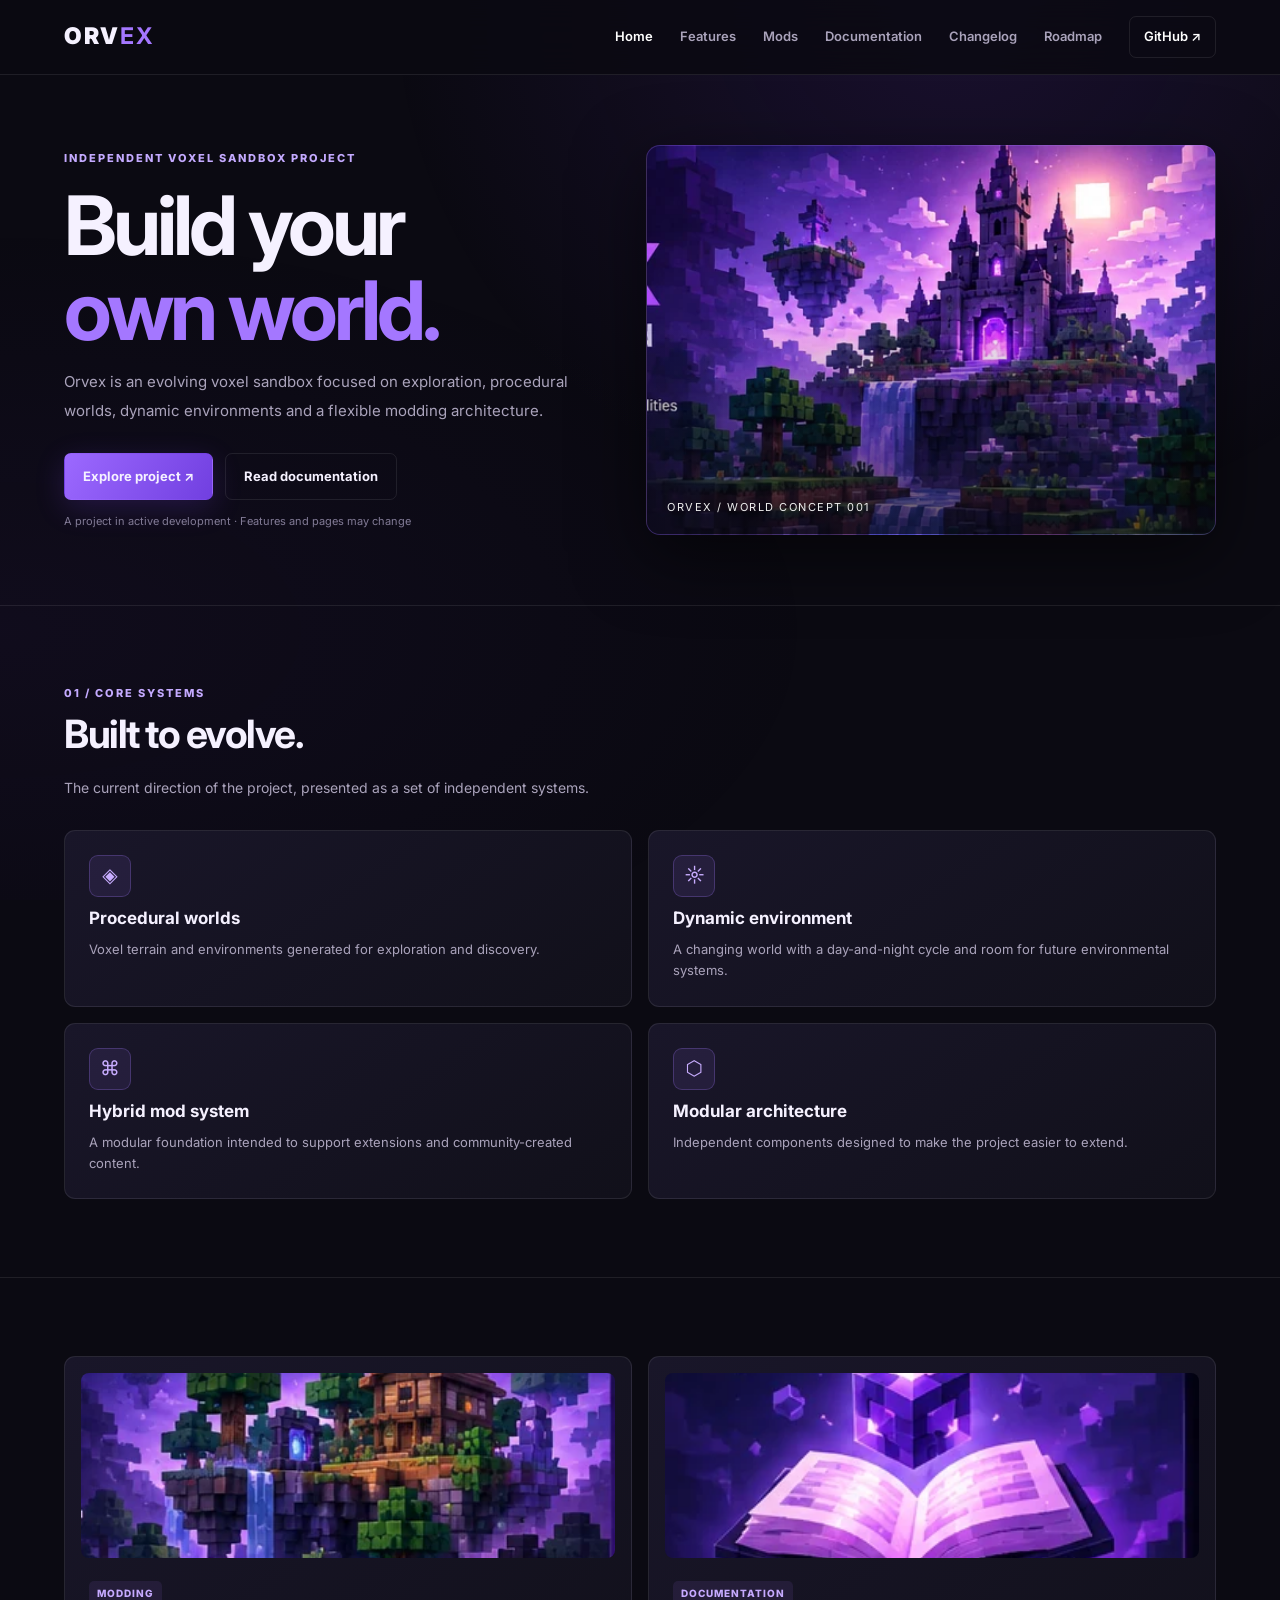
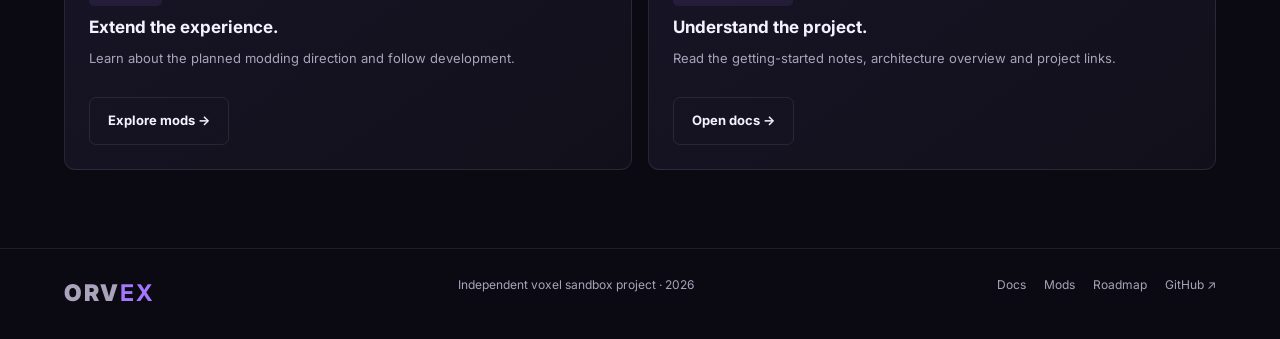
<file: index.html>
<!doctype html><html lang="en"><head><meta charset="utf-8"><meta name="viewport" content="width=device-width,initial-scale=1">
<title>Build Your Own World | Orvex</title><meta name="description" content="Orvex is an independent voxel sandbox project."><meta name="theme-color" content="#0b0a12">
<link rel="preconnect" href="https://fonts.googleapis.com"><link href="https://fonts.googleapis.com/css2?family=Inter:wght@400;500;600;700;800;900&display=swap" rel="stylesheet"><link rel="stylesheet" href="style.css"></head><body>
<header><div class="container"><nav>
<a class="brand" href="index.html">ORV<b>EX</b></a>
<button class="menu" aria-label="Open menu" aria-expanded="false">☰</button>
<div class="links">
<a href="index.html" data-page="home">Home</a><a href="index.html#features">Features</a>
<a href="mods.html" data-page="mods">Mods</a><a href="docs.html" data-page="docs">Documentation</a>
<a href="changelog.html" data-page="changelog">Changelog</a><a href="roadmap.html" data-page="roadmap">Roadmap</a>
<a class="github" href="https://github.com/dpotapow1234-cpu/orvex" target="_blank" rel="noopener">GitHub ↗</a>
</div></nav></div></header>
<main>
<div class="container"><section class="hero">
<div><div class="kicker">Independent voxel sandbox project</div><h1>Build your<br><span>own world.</span></h1>
<p class="lead">Orvex is an evolving voxel sandbox focused on exploration, procedural worlds, dynamic environments and a flexible modding architecture.</p>
<div class="actions"><a class="btn primary" href="https://github.com/dpotapow1234-cpu/orvex">Explore project ↗</a><a class="btn" href="docs.html">Read documentation</a></div>
<p class="meta">A project in active development · Features and pages may change</p></div>
<div class="hero-art"><div class="art-caption">ORVEX / WORLD CONCEPT 001</div></div>
</section></div>
<section class="section" id="features"><div class="container"><div class="section-head"><div class="kicker">01 / Core systems</div><h2>Built to evolve.</h2><p>The current direction of the project, presented as a set of independent systems.</p></div>
<div class="grid">
<div class="card"><div class="icon">◈</div><h3>Procedural worlds</h3><p>Voxel terrain and environments generated for exploration and discovery.</p></div>
<div class="card"><div class="icon">☼</div><h3>Dynamic environment</h3><p>A changing world with a day-and-night cycle and room for future environmental systems.</p></div>
<div class="card"><div class="icon">⌘</div><h3>Hybrid mod system</h3><p>A modular foundation intended to support extensions and community-created content.</p></div>
<div class="card"><div class="icon">⬡</div><h3>Modular architecture</h3><p>Independent components designed to make the project easier to extend.</p></div></div></div></section>
<section class="section"><div class="container"><div class="grid">
<div class="card"><div class="card-art" style="background-image:url('assets/mods-world.webp')"></div><span class="tag">Modding</span><h3>Extend the experience.</h3><p>Learn about the planned modding direction and follow development.</p><div class="actions"><a class="btn" href="mods.html">Explore mods →</a></div></div>
<div class="card"><div class="card-art" style="background-image:url('assets/documentation.webp')"></div><span class="tag">Documentation</span><h3>Understand the project.</h3><p>Read the getting-started notes, architecture overview and project links.</p><div class="actions"><a class="btn" href="docs.html">Open docs →</a></div></div>
</div></div></section>
</main>
<footer><div class="container foot"><a class="brand" href="index.html">ORV<b>EX</b></a>
<span>Independent voxel sandbox project · 2026</span>
<div class="foot-links"><a href="docs.html">Docs</a><a href="mods.html">Mods</a><a href="roadmap.html">Roadmap</a><a href="https://github.com/dpotapow1234-cpu/orvex">GitHub ↗</a></div></div></footer>
<script>
const btn=document.querySelector('.menu'),links=document.querySelector('.links');
if(btn)btn.addEventListener('click',()=>{const open=links.classList.toggle('open');btn.setAttribute('aria-expanded',open);btn.textContent=open?'✕':'☰'});
const page=location.pathname.split('/').pop();
document.querySelectorAll('[data-page]').forEach(a=>{if((page==='index.html'||page==='')&&a.dataset.page==='home'||page.startsWith(a.dataset.page))a.classList.add('active')});
</script>
</body></html>
</file>
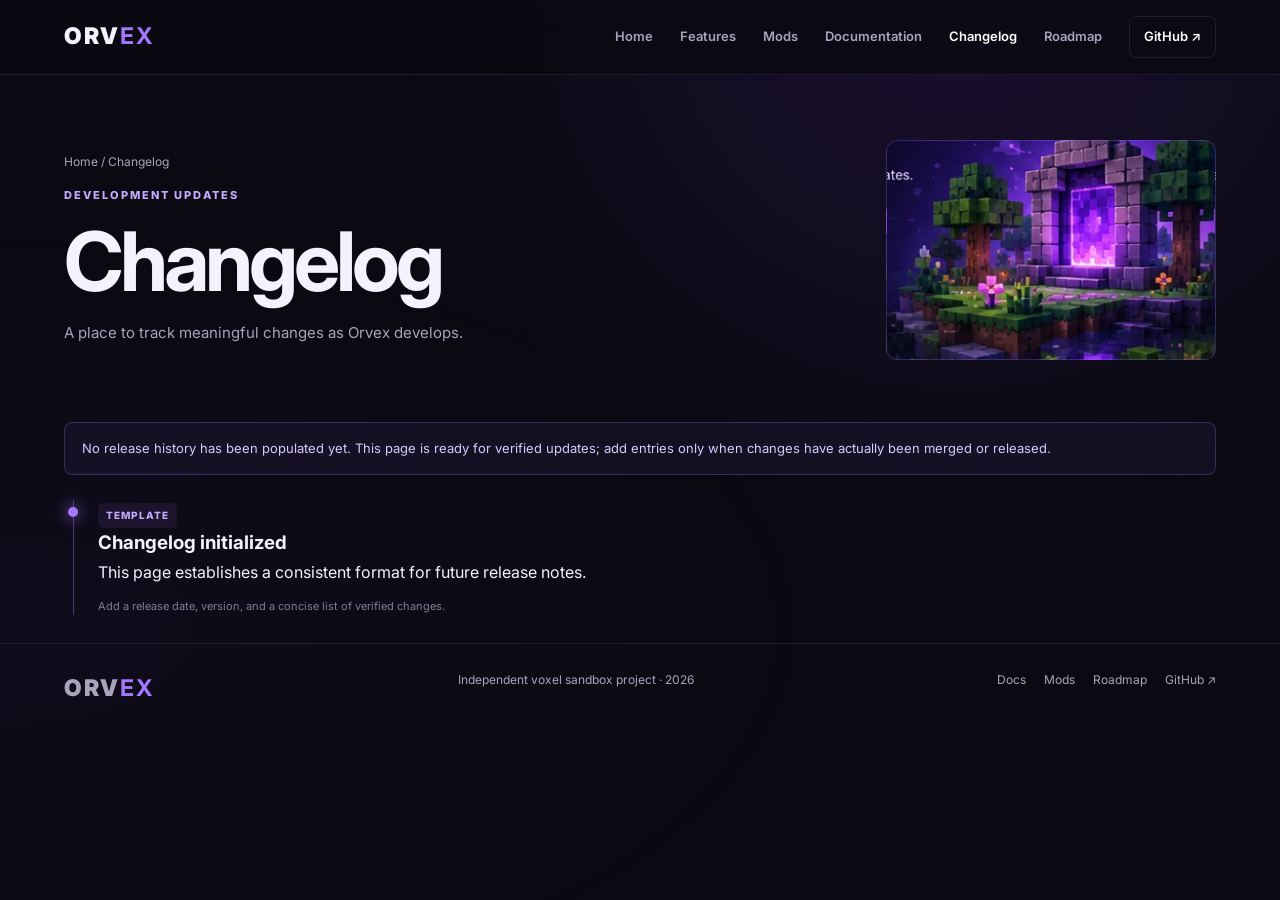
<file: changelog.html>
<!doctype html><html lang="en"><head><meta charset="utf-8"><meta name="viewport" content="width=device-width,initial-scale=1">
<title>Changelog | Orvex</title><meta name="description" content="Verified development updates and release notes for Orvex."><meta name="theme-color" content="#0b0a12">
<link rel="preconnect" href="https://fonts.googleapis.com"><link href="https://fonts.googleapis.com/css2?family=Inter:wght@400;500;600;700;800;900&display=swap" rel="stylesheet"><link rel="stylesheet" href="style.css"></head><body>
<header><div class="container"><nav>
<a class="brand" href="index.html">ORV<b>EX</b></a>
<button class="menu" aria-label="Open menu" aria-expanded="false">☰</button>
<div class="links">
<a href="index.html" data-page="home">Home</a><a href="index.html#features">Features</a>
<a href="mods.html" data-page="mods">Mods</a><a href="docs.html" data-page="docs">Documentation</a>
<a href="changelog.html" data-page="changelog">Changelog</a><a href="roadmap.html" data-page="roadmap">Roadmap</a>
<a class="github" href="https://github.com/dpotapow1234-cpu/orvex" target="_blank" rel="noopener">GitHub ↗</a>
</div></nav></div></header>
<main>
<div class="container"><div class="page-hero"><div><div class="crumb"><a href="index.html">Home</a> / Changelog</div><div class="kicker">Development updates</div><h1>Changelog</h1><p class="lead">A place to track meaningful changes as Orvex develops.</p></div><div class="page-art" style="background-image:url('assets/portal-world.webp')"></div></div>
<div class="notice">No release history has been populated yet. This page is ready for verified updates; add entries only when changes have actually been merged or released.</div>
<div class="timeline">
<div class="event"><span class="tag">Template</span><h3>Changelog initialized</h3><p>This page establishes a consistent format for future release notes.</p><div class="meta">Add a release date, version, and a concise list of verified changes.</div></div>
</div></div>
</main>
<footer><div class="container foot"><a class="brand" href="index.html">ORV<b>EX</b></a>
<span>Independent voxel sandbox project · 2026</span>
<div class="foot-links"><a href="docs.html">Docs</a><a href="mods.html">Mods</a><a href="roadmap.html">Roadmap</a><a href="https://github.com/dpotapow1234-cpu/orvex">GitHub ↗</a></div></div></footer>
<script>
const btn=document.querySelector('.menu'),links=document.querySelector('.links');
if(btn)btn.addEventListener('click',()=>{const open=links.classList.toggle('open');btn.setAttribute('aria-expanded',open);btn.textContent=open?'✕':'☰'});
const page=location.pathname.split('/').pop();
document.querySelectorAll('[data-page]').forEach(a=>{if((page==='index.html'||page==='')&&a.dataset.page==='home'||page.startsWith(a.dataset.page))a.classList.add('active')});
</script>
</body></html>
</file>
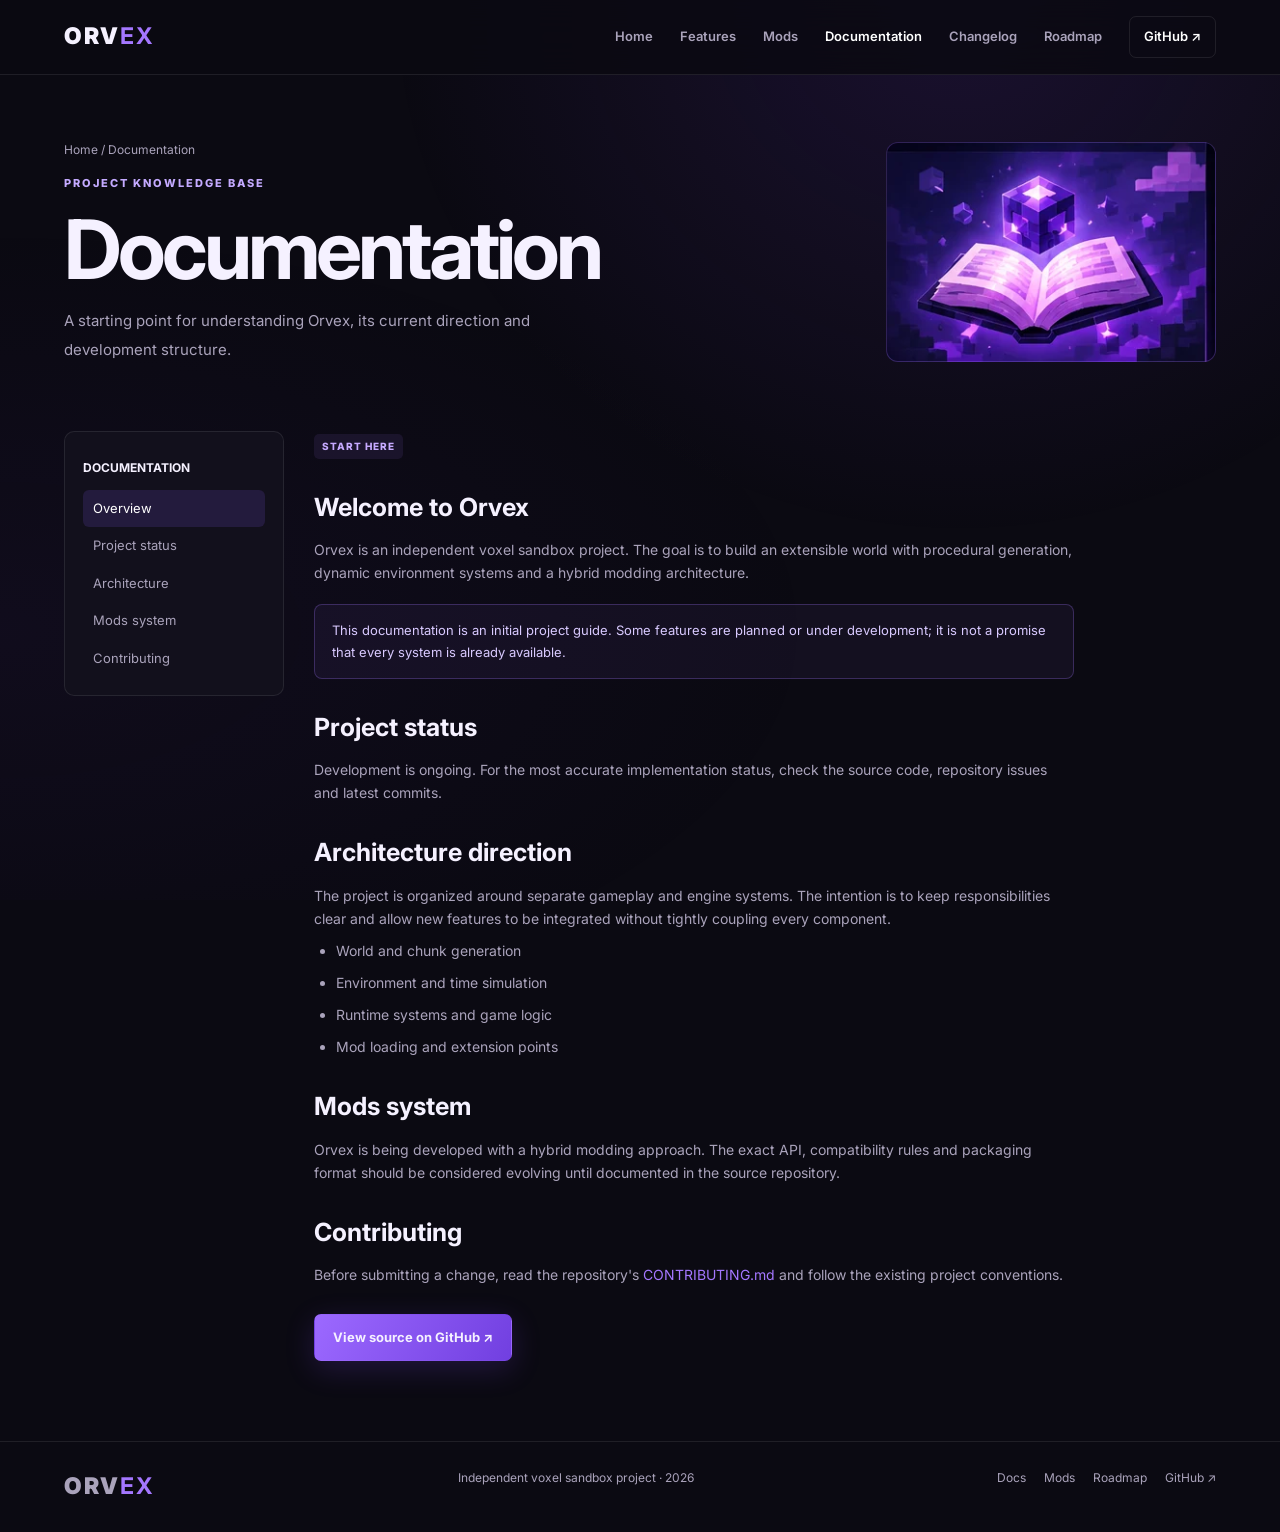
<file: docs.html>
<!doctype html><html lang="en"><head><meta charset="utf-8"><meta name="viewport" content="width=device-width,initial-scale=1">
<title>Documentation | Orvex</title><meta name="description" content="Guides and project information for Orvex."><meta name="theme-color" content="#0b0a12">
<link rel="preconnect" href="https://fonts.googleapis.com"><link href="https://fonts.googleapis.com/css2?family=Inter:wght@400;500;600;700;800;900&display=swap" rel="stylesheet"><link rel="stylesheet" href="style.css"></head><body>
<header><div class="container"><nav>
<a class="brand" href="index.html">ORV<b>EX</b></a>
<button class="menu" aria-label="Open menu" aria-expanded="false">☰</button>
<div class="links">
<a href="index.html" data-page="home">Home</a><a href="index.html#features">Features</a>
<a href="mods.html" data-page="mods">Mods</a><a href="docs.html" data-page="docs">Documentation</a>
<a href="changelog.html" data-page="changelog">Changelog</a><a href="roadmap.html" data-page="roadmap">Roadmap</a>
<a class="github" href="https://github.com/dpotapow1234-cpu/orvex" target="_blank" rel="noopener">GitHub ↗</a>
</div></nav></div></header>
<main>
<div class="container"><div class="page-hero"><div><div class="crumb"><a href="index.html">Home</a> / Documentation</div><div class="kicker">Project knowledge base</div><h1>Documentation</h1><p class="lead">A starting point for understanding Orvex, its current direction and development structure.</p></div><div class="page-art" style="background-image:url('assets/documentation.webp')"></div></div>
<div class="doc-layout"><aside class="sidebar"><strong>DOCUMENTATION</strong><a class="active" href="#overview">Overview</a><a href="#status">Project status</a><a href="#architecture">Architecture</a><a href="#mods">Mods system</a><a href="#contributing">Contributing</a></aside>
<article class="article"><span class="tag">Start here</span><h2 id="overview">Welcome to Orvex</h2><p>Orvex is an independent voxel sandbox project. The goal is to build an extensible world with procedural generation, dynamic environment systems and a hybrid modding architecture.</p>
<div class="notice">This documentation is an initial project guide. Some features are planned or under development; it is not a promise that every system is already available.</div>
<h2 id="status">Project status</h2><p>Development is ongoing. For the most accurate implementation status, check the source code, repository issues and latest commits.</p>
<h2 id="architecture">Architecture direction</h2><p>The project is organized around separate gameplay and engine systems. The intention is to keep responsibilities clear and allow new features to be integrated without tightly coupling every component.</p><ul><li>World and chunk generation</li><li>Environment and time simulation</li><li>Runtime systems and game logic</li><li>Mod loading and extension points</li></ul>
<h2 id="mods">Mods system</h2><p>Orvex is being developed with a hybrid modding approach. The exact API, compatibility rules and packaging format should be considered evolving until documented in the source repository.</p>
<h2 id="contributing">Contributing</h2><p>Before submitting a change, read the repository's <a class="accent" href="https://github.com/dpotapow1234-cpu/orvex/blob/main/CONTRIBUTING.md">CONTRIBUTING.md</a> and follow the existing project conventions.</p><div class="actions"><a class="btn primary" href="https://github.com/dpotapow1234-cpu/orvex">View source on GitHub ↗</a></div>
</article></div></div>
</main>
<footer><div class="container foot"><a class="brand" href="index.html">ORV<b>EX</b></a>
<span>Independent voxel sandbox project · 2026</span>
<div class="foot-links"><a href="docs.html">Docs</a><a href="mods.html">Mods</a><a href="roadmap.html">Roadmap</a><a href="https://github.com/dpotapow1234-cpu/orvex">GitHub ↗</a></div></div></footer>
<script>
const btn=document.querySelector('.menu'),links=document.querySelector('.links');
if(btn)btn.addEventListener('click',()=>{const open=links.classList.toggle('open');btn.setAttribute('aria-expanded',open);btn.textContent=open?'✕':'☰'});
const page=location.pathname.split('/').pop();
document.querySelectorAll('[data-page]').forEach(a=>{if((page==='index.html'||page==='')&&a.dataset.page==='home'||page.startsWith(a.dataset.page))a.classList.add('active')});
</script>
</body></html>
</file>
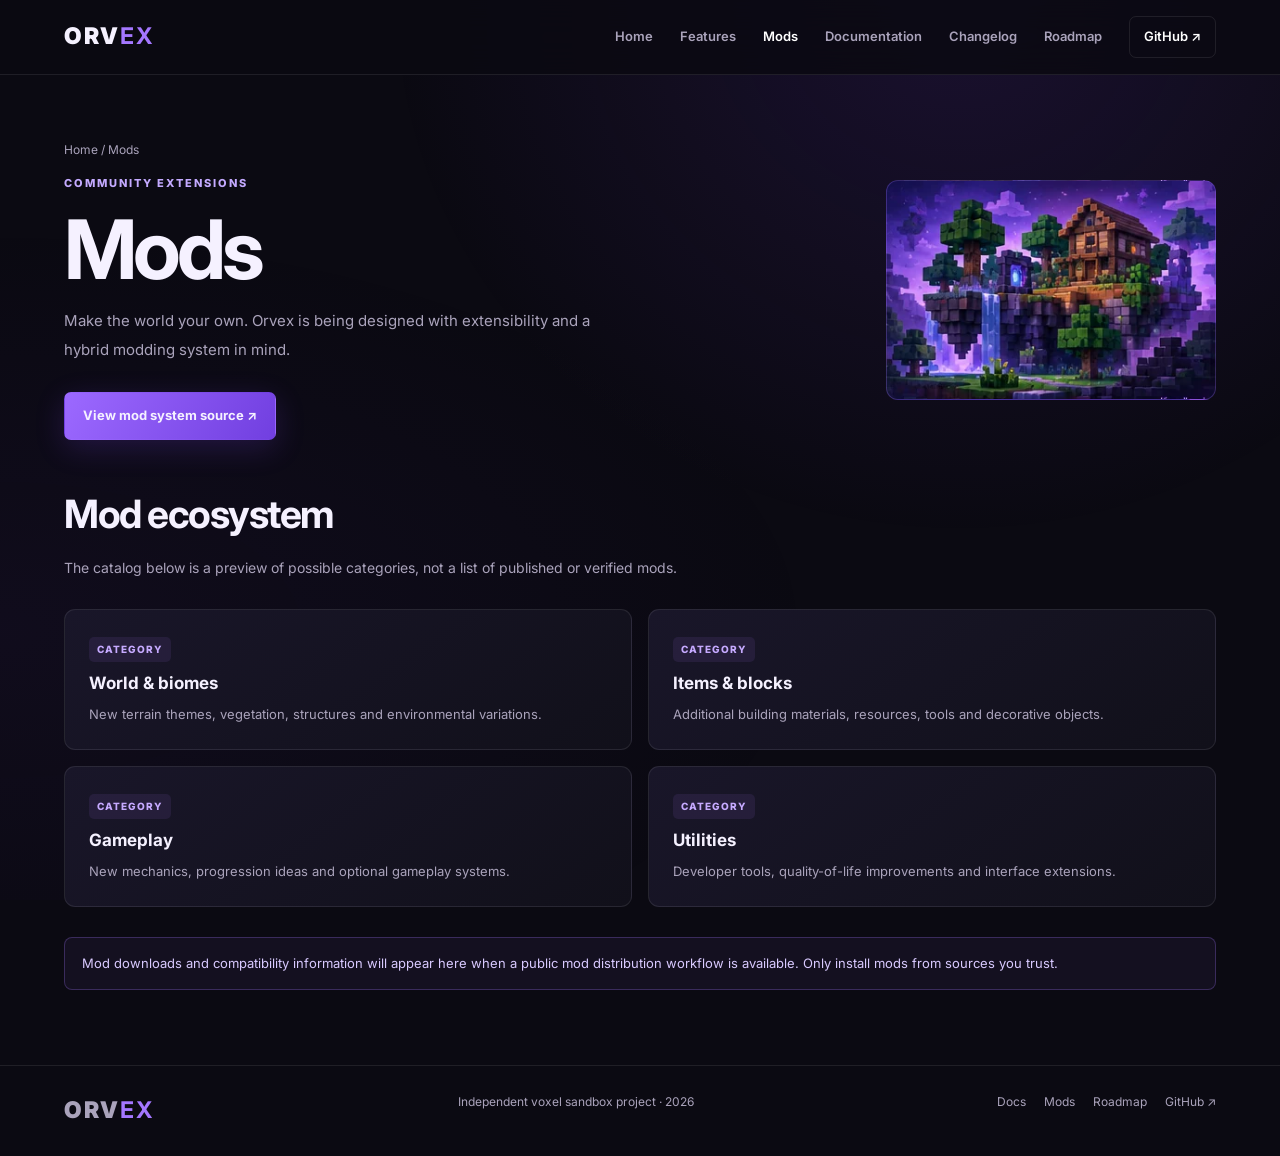
<file: mods.html>
<!doctype html><html lang="en"><head><meta charset="utf-8"><meta name="viewport" content="width=device-width,initial-scale=1">
<title>Mods | Orvex</title><meta name="description" content="Explore the planned Orvex modding ecosystem."><meta name="theme-color" content="#0b0a12">
<link rel="preconnect" href="https://fonts.googleapis.com"><link href="https://fonts.googleapis.com/css2?family=Inter:wght@400;500;600;700;800;900&display=swap" rel="stylesheet"><link rel="stylesheet" href="style.css"></head><body>
<header><div class="container"><nav>
<a class="brand" href="index.html">ORV<b>EX</b></a>
<button class="menu" aria-label="Open menu" aria-expanded="false">☰</button>
<div class="links">
<a href="index.html" data-page="home">Home</a><a href="index.html#features">Features</a>
<a href="mods.html" data-page="mods">Mods</a><a href="docs.html" data-page="docs">Documentation</a>
<a href="changelog.html" data-page="changelog">Changelog</a><a href="roadmap.html" data-page="roadmap">Roadmap</a>
<a class="github" href="https://github.com/dpotapow1234-cpu/orvex" target="_blank" rel="noopener">GitHub ↗</a>
</div></nav></div></header>
<main>
<div class="container"><div class="page-hero"><div><div class="crumb"><a href="index.html">Home</a> / Mods</div><div class="kicker">Community extensions</div><h1>Mods</h1><p class="lead">Make the world your own. Orvex is being designed with extensibility and a hybrid modding system in mind.</p><div class="actions"><a class="btn primary" href="https://github.com/dpotapow1234-cpu/orvex">View mod system source ↗</a></div></div><div class="page-art" style="background-image:url('assets/mods-world.webp')"></div></div>
<div class="section-head"><h2>Mod ecosystem</h2><p>The catalog below is a preview of possible categories, not a list of published or verified mods.</p></div>
<div class="grid">
<div class="card"><span class="tag">Category</span><h3>World & biomes</h3><p>New terrain themes, vegetation, structures and environmental variations.</p></div>
<div class="card"><span class="tag">Category</span><h3>Items & blocks</h3><p>Additional building materials, resources, tools and decorative objects.</p></div>
<div class="card"><span class="tag">Category</span><h3>Gameplay</h3><p>New mechanics, progression ideas and optional gameplay systems.</p></div>
<div class="card"><span class="tag">Category</span><h3>Utilities</h3><p>Developer tools, quality-of-life improvements and interface extensions.</p></div>
</div>
<div class="notice" style="margin:30px 0 75px">Mod downloads and compatibility information will appear here when a public mod distribution workflow is available. Only install mods from sources you trust.</div></div>
</main>
<footer><div class="container foot"><a class="brand" href="index.html">ORV<b>EX</b></a>
<span>Independent voxel sandbox project · 2026</span>
<div class="foot-links"><a href="docs.html">Docs</a><a href="mods.html">Mods</a><a href="roadmap.html">Roadmap</a><a href="https://github.com/dpotapow1234-cpu/orvex">GitHub ↗</a></div></div></footer>
<script>
const btn=document.querySelector('.menu'),links=document.querySelector('.links');
if(btn)btn.addEventListener('click',()=>{const open=links.classList.toggle('open');btn.setAttribute('aria-expanded',open);btn.textContent=open?'✕':'☰'});
const page=location.pathname.split('/').pop();
document.querySelectorAll('[data-page]').forEach(a=>{if((page==='index.html'||page==='')&&a.dataset.page==='home'||page.startsWith(a.dataset.page))a.classList.add('active')});
</script>
</body></html>
</file>
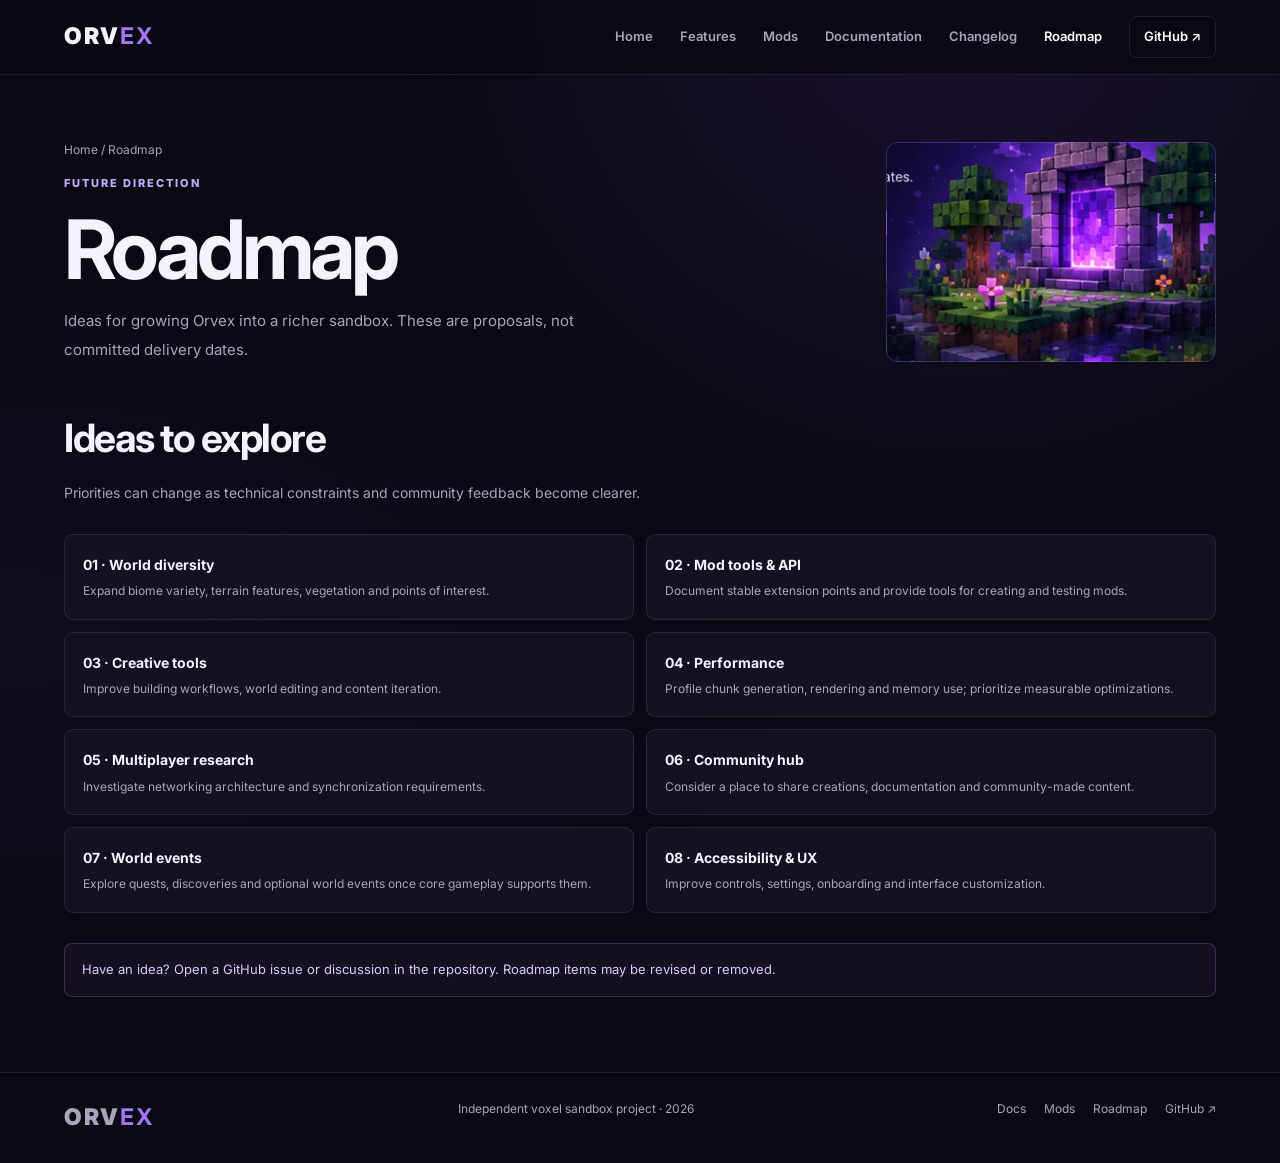
<file: roadmap.html>
<!doctype html><html lang="en"><head><meta charset="utf-8"><meta name="viewport" content="width=device-width,initial-scale=1">
<title>Roadmap | Orvex</title><meta name="description" content="Ideas and possible future directions for Orvex."><meta name="theme-color" content="#0b0a12">
<link rel="preconnect" href="https://fonts.googleapis.com"><link href="https://fonts.googleapis.com/css2?family=Inter:wght@400;500;600;700;800;900&display=swap" rel="stylesheet"><link rel="stylesheet" href="style.css"></head><body>
<header><div class="container"><nav>
<a class="brand" href="index.html">ORV<b>EX</b></a>
<button class="menu" aria-label="Open menu" aria-expanded="false">☰</button>
<div class="links">
<a href="index.html" data-page="home">Home</a><a href="index.html#features">Features</a>
<a href="mods.html" data-page="mods">Mods</a><a href="docs.html" data-page="docs">Documentation</a>
<a href="changelog.html" data-page="changelog">Changelog</a><a href="roadmap.html" data-page="roadmap">Roadmap</a>
<a class="github" href="https://github.com/dpotapow1234-cpu/orvex" target="_blank" rel="noopener">GitHub ↗</a>
</div></nav></div></header>
<main>
<div class="container"><div class="page-hero"><div><div class="crumb"><a href="index.html">Home</a> / Roadmap</div><div class="kicker">Future direction</div><h1>Roadmap</h1><p class="lead">Ideas for growing Orvex into a richer sandbox. These are proposals, not committed delivery dates.</p></div><div class="page-art" style="background-image:url('assets/portal-world.webp')"></div></div>
<div class="section-head"><h2>Ideas to explore</h2><p>Priorities can change as technical constraints and community feedback become clearer.</p></div>
<div class="roadmap-list">
<div class="idea"><b>01 · World diversity</b><p>Expand biome variety, terrain features, vegetation and points of interest.</p></div>
<div class="idea"><b>02 · Mod tools & API</b><p>Document stable extension points and provide tools for creating and testing mods.</p></div>
<div class="idea"><b>03 · Creative tools</b><p>Improve building workflows, world editing and content iteration.</p></div>
<div class="idea"><b>04 · Performance</b><p>Profile chunk generation, rendering and memory use; prioritize measurable optimizations.</p></div>
<div class="idea"><b>05 · Multiplayer research</b><p>Investigate networking architecture and synchronization requirements.</p></div>
<div class="idea"><b>06 · Community hub</b><p>Consider a place to share creations, documentation and community-made content.</p></div>
<div class="idea"><b>07 · World events</b><p>Explore quests, discoveries and optional world events once core gameplay supports them.</p></div>
<div class="idea"><b>08 · Accessibility & UX</b><p>Improve controls, settings, onboarding and interface customization.</p></div>
</div>
<div class="notice" style="margin:30px 0 75px">Have an idea? Open a GitHub issue or discussion in the repository. Roadmap items may be revised or removed.</div></div>
</main>
<footer><div class="container foot"><a class="brand" href="index.html">ORV<b>EX</b></a>
<span>Independent voxel sandbox project · 2026</span>
<div class="foot-links"><a href="docs.html">Docs</a><a href="mods.html">Mods</a><a href="roadmap.html">Roadmap</a><a href="https://github.com/dpotapow1234-cpu/orvex">GitHub ↗</a></div></div></footer>
<script>
const btn=document.querySelector('.menu'),links=document.querySelector('.links');
if(btn)btn.addEventListener('click',()=>{const open=links.classList.toggle('open');btn.setAttribute('aria-expanded',open);btn.textContent=open?'✕':'☰'});
const page=location.pathname.split('/').pop();
document.querySelectorAll('[data-page]').forEach(a=>{if((page==='index.html'||page==='')&&a.dataset.page==='home'||page.startsWith(a.dataset.page))a.classList.add('active')});
</script>
</body></html>
</file>
<file: style.css>
:root{--bg:#0b0a12;--panel:#141220;--panel2:#191629;--line:#ffffff16;--text:#f5f1ff;--muted:#aaa3bb;--purple:#a477ff;--purple2:#7845ed;--max:1160px}
*{box-sizing:border-box;margin:0;padding:0}html{scroll-behavior:smooth;scroll-padding-top:90px}
body{background:var(--bg);color:var(--text);font-family:Inter,system-ui,-apple-system,Segoe UI,sans-serif;line-height:1.65}
a{color:inherit;text-decoration:none}.container{width:min(var(--max),90%);margin:auto}
body:before{content:"";position:fixed;z-index:-1;inset:0;pointer-events:none;background:radial-gradient(ellipse at 75% 0%,#6935c52a,transparent 42%),radial-gradient(ellipse at 0% 70%,#46228b17,transparent 45%)}
header{position:sticky;top:0;z-index:10;background:#0b0a12dc;backdrop-filter:blur(18px);border-bottom:1px solid var(--line)}
nav{height:74px;display:flex;align-items:center;justify-content:space-between;gap:24px}
.brand{font-weight:900;font-size:23px;letter-spacing:2px}.brand b{color:var(--purple)}
.links{display:flex;align-items:center;gap:27px;color:var(--muted);font-size:13px;font-weight:600}.links a:hover,.links a.active{color:#fff}
.links .github{border:1px solid var(--line);border-radius:7px;padding:9px 14px;color:#fff}
.menu{display:none;background:none;border:0;color:white;font-size:25px}
.hero{min-height:520px;display:grid;grid-template-columns:1fr 1.05fr;align-items:center;gap:40px;padding:70px 0}
.kicker{color:#c4aaff;font-size:11px;text-transform:uppercase;letter-spacing:2px;font-weight:800}
h1{font-size:clamp(46px,7vw,82px);letter-spacing:-4px;line-height:1.04;margin:15px 0}
h1 span,.accent{color:var(--purple)}.lead{color:var(--muted);max-width:560px;font-size:15px;line-height:1.9}
.actions{display:flex;gap:12px;flex-wrap:wrap;margin-top:28px}
.btn{display:inline-flex;align-items:center;justify-content:center;padding:12px 18px;border-radius:7px;font-size:13px;font-weight:700;border:1px solid var(--line);transition:.2s}
.btn.primary{background:linear-gradient(120deg,#9c69ff,#713fe0);border-color:transparent;box-shadow:0 8px 30px #854cff30}.btn:hover{transform:translateY(-2px);border-color:#a477ff88}
.hero-art{height:390px;border:1px solid #a477ff44;border-radius:14px;background:#171222 url('assets/hero-world.webp') center/cover no-repeat;box-shadow:0 20px 70px #0008;position:relative;overflow:hidden}
.hero-art:after{content:"";position:absolute;inset:45% 0 0;background:linear-gradient(transparent,#0b0a12a8)}
.art-caption{position:absolute;z-index:1;bottom:18px;left:20px;font-size:11px;letter-spacing:1.5px;color:#eee}
.section{padding:78px 0;border-top:1px solid var(--line)}.section-head{margin-bottom:30px}.section-head h2{font-size:clamp(27px,4vw,39px);letter-spacing:-1.5px}.section-head p{color:var(--muted);max-width:650px;margin-top:10px;font-size:14px}
.grid{display:grid;grid-template-columns:repeat(2,1fr);gap:16px}.card{background:linear-gradient(145deg,#191629,#11101a);border:1px solid var(--line);border-radius:11px;padding:24px;min-width:0}.card h3{font-size:17px;margin:7px 0}.card p{font-size:13px;color:var(--muted)}
.card-art{height:185px;border-radius:8px;margin:-8px -8px 20px;background-position:center;background-size:cover}
.icon{width:42px;height:42px;border-radius:9px;display:grid;place-items:center;background:#a477ff19;border:1px solid #a477ff42;color:#c8adff;font-size:20px}
.page-hero{padding:65px 0 42px;display:grid;grid-template-columns:1fr 330px;gap:35px;align-items:center}
.page-art{height:220px;border-radius:12px;border:1px solid #a477ff44;background-position:center;background-size:cover}
.crumb{color:var(--muted);font-size:12px;margin-bottom:14px}.crumb a:hover{color:white}
.doc-layout{display:grid;grid-template-columns:220px 1fr;gap:30px;padding:25px 0 80px}
.sidebar{border:1px solid var(--line);border-radius:10px;padding:18px;height:max-content;background:#12101c}
.sidebar strong{display:block;font-size:12px;margin:8px 0 12px}.sidebar a{display:block;padding:8px 10px;color:var(--muted);font-size:13px;border-radius:6px}.sidebar a:hover,.sidebar a.active{background:#8d5bff25;color:#fff}
.article{max-width:760px}.article h2{font-size:25px;margin:28px 0 10px}.article h3{font-size:17px;margin:22px 0 8px}.article p,.article li{font-size:14px;color:var(--muted);margin:9px 0}.article ul{padding-left:22px}
.notice{padding:15px 17px;border:1px solid #a477ff44;background:#a477ff10;border-radius:8px;color:#d9caff;font-size:13px;margin:20px 0}
code,pre{font-family:ui-monospace,SFMono-Regular,Consolas,monospace}pre{overflow:auto;background:#090811;border:1px solid var(--line);padding:17px;border-radius:8px;color:#d5c7ff;font-size:12px;margin:12px 0}
.tag{display:inline-block;padding:4px 8px;border-radius:5px;background:#a477ff18;color:#c6aaff;font-size:10px;font-weight:800;letter-spacing:1px;text-transform:uppercase}
.meta{font-size:11px;color:#827b96;margin-top:12px}.timeline{border-left:1px solid #a477ff66;margin:25px 0 0 9px;padding-left:24px}.event{position:relative;margin:0 0 28px}.event:before{content:"";position:absolute;left:-30px;top:7px;width:10px;height:10px;border-radius:50%;background:var(--purple);box-shadow:0 0 15px var(--purple)}
footer{border-top:1px solid var(--line);padding:26px 0;color:var(--muted);font-size:12px}.foot{display:flex;justify-content:space-between;gap:18px;flex-wrap:wrap}.foot-links{display:flex;gap:18px}
.roadmap-list{display:grid;grid-template-columns:repeat(2,1fr);gap:12px}.idea{padding:18px;border:1px solid var(--line);background:#141220;border-radius:9px}.idea b{display:block;font-size:14px}.idea p{font-size:12px;color:var(--muted);margin-top:5px}
@media(max-width:760px){.hero,.page-hero{grid-template-columns:1fr}.hero{padding:55px 0}.hero-art{height:290px}.page-art{height:190px}.doc-layout{grid-template-columns:1fr}.sidebar{display:grid;grid-template-columns:repeat(2,1fr);gap:2px}.sidebar strong{grid-column:1/-1}.grid,.roadmap-list{grid-template-columns:1fr}.links{display:none;position:absolute;top:74px;left:0;right:0;background:#100e19;padding:20px 5%;flex-direction:column;align-items:flex-start;border-bottom:1px solid var(--line)}.links.open{display:flex}.menu{display:block}h1{letter-spacing:-2px}}
</file>
